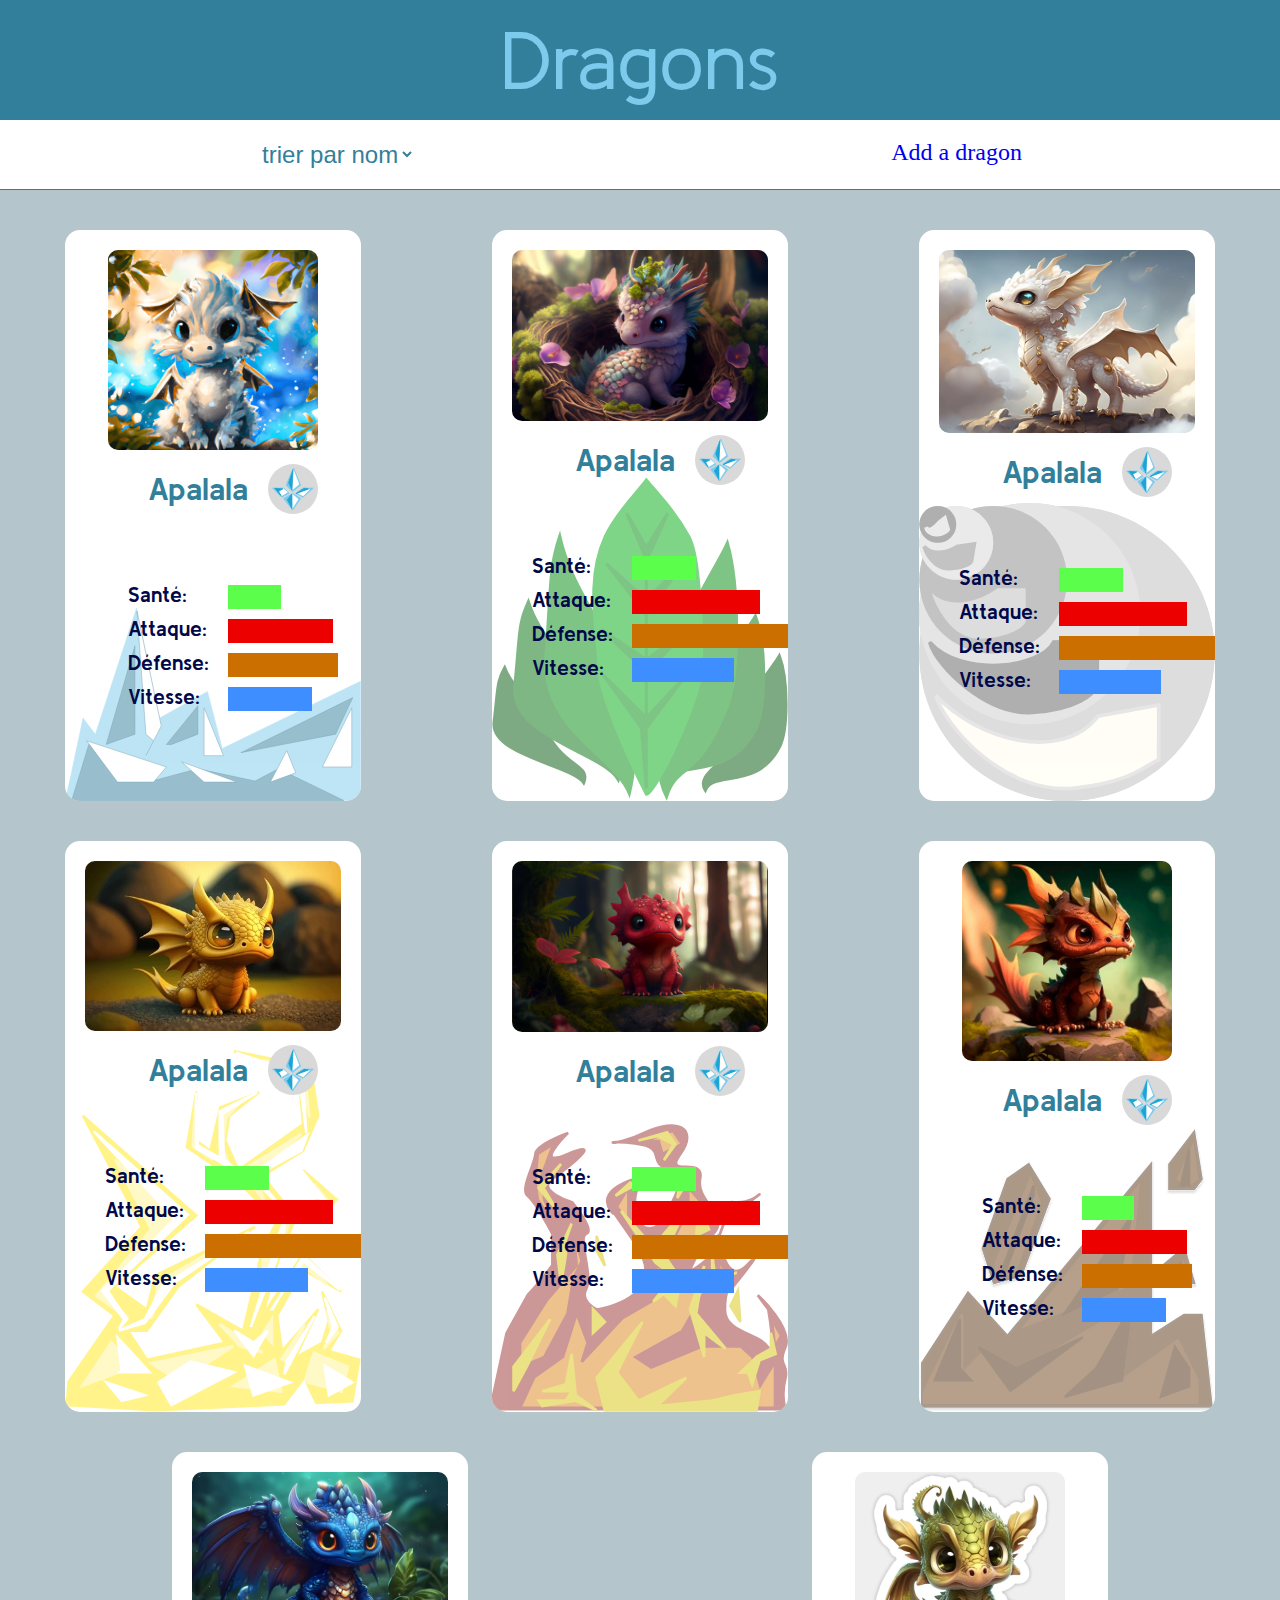
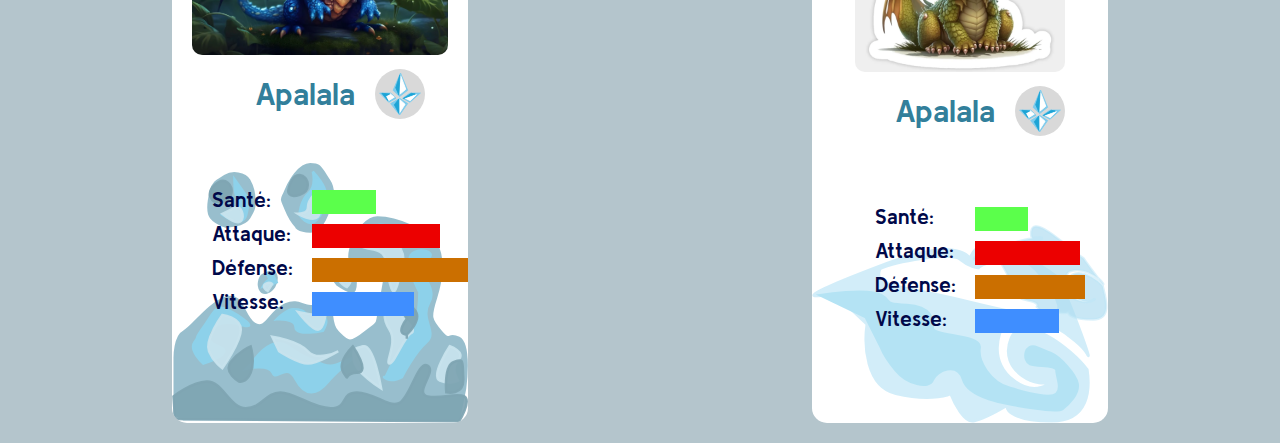
<file: index.html>
<!DOCTYPE html>
<html lang="en">

<head>
    <meta charset="UTF-8">
    <meta http-equiv="X-UA-Compatible" content="IE=edge">
    <meta name="viewport" content="width=device-width, initial-scale=1.0">
    <meta name="description" content="magnifique site de toute beauté avec des dragons ">
    <title>site de dragon</title>
    <link rel="icon" type="image/svg" href="assets/img/badge-glace.svg" />
    <link rel="stylesheet" href="assets/css/reset.css">
    <link rel="stylesheet" href="assets/css/style.css">
</head>

<body>
    <header>
        <h1>Dragons</h1>
    </header>
    <div class="sous-header">
        <select name="trier" id="trier">
            <option value="nom">trier par nom</option>
            <option value="type">trier par type</option>
        </select>
        <a href="form.html">Add a dragon</a>
    </div>
    <section>
        <article class="dragon">
            <a href="desc.html">
                <img class="pp" src="assets/img/dragon-glace.png" alt="image dragon de glace">
                <div>
                    <h2>Apalala</h2>
                    <img src="assets/img/badge-glace.svg" alt="icone glace">
                </div>
                <article class="stats">
                    <aside>
                        <p>Santé:</p>
                        <div class="progress pv"></div>
                    </aside>
                    <aside>
                        <p>Attaque:</p>
                        <div class="progress atk"></div>
                    </aside>
                    <aside>
                        <p>Défense:</p>
                        <div class="progress def"></div>
                    </aside>
                    <aside>
                        <p>Vitesse:</p>
                        <div class="progress spd"></div>
                    </aside>
                </article>
                <figure>
                    <img src="assets/img/vecteur-glace.svg" alt="montagne glace">
                </figure>
            </a>
        </article>

        <article class="dragon">
            <a href="#">
                <img class="pp" src="assets/img/dragon-plante.jpg" alt="image dragon de plante">
                <div>
                    <h2>Apalala</h2>
                    <img src="assets/img/badge-glace.svg" alt="icone glace">
                </div>
                <article class="stats">
                    <aside>
                        <p>Santé:</p>
                        <div class="progress pv"></div>
                    </aside>
                    <aside>
                        <p>Attaque:</p>
                        <div class="progress atk"></div>
                    </aside>
                    <aside>
                        <p>Défense:</p>
                        <div class="progress def"></div>
                    </aside>
                    <aside>
                        <p>Vitesse:</p>
                        <div class="progress spd"></div>
                    </aside>
                </article>
                <figure>
                    <img src="assets/img/vecteur-plante.svg" alt="feuilles plante">
                </figure>
            </a>
        </article>
        <article class="dragon">
            <a href="#">
                <img class="pp" src="assets/img/dragon-neutre.webp" alt="image dragon neutre">
                <div>
                    <h2>Apalala</h2>
                    <img src="assets/img/badge-glace.svg" alt="icone glace">
                </div>
                <article class="stats">
                    <aside>
                        <p>Santé:</p>
                        <div class="progress pv"></div>
                    </aside>
                    <aside>
                        <p>Attaque:</p>
                        <div class="progress atk"></div>
                    </aside>
                    <aside>
                        <p>Défense:</p>
                        <div class="progress def"></div>
                    </aside>
                    <aside>
                        <p>Vitesse:</p>
                        <div class="progress spd"></div>
                    </aside>

                </article>
                <figure>
                    <img src="assets/img/vecteur-neutre.svg" alt="ronds gris qui se superposent">
                </figure>
            </a>
        </article>
        <article class="dragon">
            <a href="#">
                <img class="pp" src="assets/img/dragon-electrique.jpg" alt="image dragon neutre">
                <div>
                    <h2>Apalala</h2>
                    <img src="assets/img/badge-glace.svg" alt="icone glace">
                </div>
                <article class="stats">
                    <aside>
                        <p>Santé:</p>
                        <div class="progress pv"></div>
                    </aside>
                    <aside>
                        <p>Attaque:</p>
                        <div class="progress atk"></div>
                    </aside>
                    <aside>
                        <p>Défense:</p>
                        <div class="progress def"></div>
                    </aside>
                    <aside>
                        <p>Vitesse:</p>
                        <div class="progress spd"></div>
                    </aside>
                </article>
                <figure>
                    <img src="assets/img/vecteur-electrique.svg" alt="ronds gris qui se superposent">
                </figure>
            </a>
        </article>
        <article class="dragon">
            <a href="#">
                <img class="pp" src="assets/img/dragon-feu.jpg" alt="image dragon neutre">
                <div>
                    <h2>Apalala</h2>
                    <img src="assets/img/badge-glace.svg" alt="icone glace">
                </div>
                <article class="stats">
                    <aside>
                        <p>Santé:</p>
                        <div class="progress pv"></div>
                    </aside>
                    <aside>
                        <p>Attaque:</p>
                        <div class="progress atk"></div>
                    </aside>
                    <aside>
                        <p>Défense:</p>
                        <div class="progress def"></div>
                    </aside>
                    <aside>
                        <p>Vitesse:</p>
                        <div class="progress spd"></div>
                    </aside>
                </article>
                <figure>
                    <img src="assets/img/vecteur-feu.svg" alt="ronds gris qui se superposent">
                </figure>
            </a>
        </article>
        <article class="dragon">
            <a href="#">
                <img class="pp" src="assets/img/dragon-roche.webp" alt="image dragon neutre">
                <div>
                    <h2>Apalala</h2>
                    <img src="assets/img/badge-glace.svg" alt="icone glace">
                </div>
                <article class="stats">
                    <aside>
                        <p>Santé:</p>
                        <div class="progress pv"></div>
                    </aside>
                    <aside>
                        <p>Attaque:</p>
                        <div class="progress atk"></div>
                    </aside>
                    <aside>
                        <p>Défense:</p>
                        <div class="progress def"></div>
                    </aside>
                    <aside>
                        <p>Vitesse:</p>
                        <div class="progress spd"></div>
                    </aside>
                </article>
                <figure>
                    <img src="assets/img/vecteur-roche.svg" alt="ronds gris qui se superposent">
                </figure>
            </a>
        </article>
        <article class="dragon">
            <a href="#">
                <img class="pp" src="assets/img/dragon-eau.webp" alt="image dragon neutre">
                <div>
                    <h2>Apalala</h2>
                    <img src="assets/img/badge-glace.svg" alt="icone glace">
                </div>
                <article class="stats">
                    <aside>
                        <p>Santé:</p>
                        <div class="progress pv"></div>
                    </aside>
                    <aside>
                        <p>Attaque:</p>
                        <div class="progress atk"></div>
                    </aside>
                    <aside>
                        <p>Défense:</p>
                        <div class="progress def"></div>
                    </aside>
                    <aside>
                        <p>Vitesse:</p>
                        <div class="progress spd"></div>
                    </aside>
                </article>
                <figure>
                    <img src="assets/img/vecteur-eau.svg" alt="ronds gris qui se superposent">
                </figure>
            </a>
        </article>
        <article class="dragon">
            <a href="#">
                <img class="pp" src="assets/img/dragon-vent.webp" alt="image dragon neutre">
                <div>
                    <h2>Apalala</h2>
                    <img src="assets/img/badge-glace.svg" alt="icone glace">
                </div>
                <article class="stats">
                    <aside>
                        <p>Santé:</p>
                        <div class="progress pv"></div>
                    </aside>
                    <aside>
                        <p>Attaque:</p>
                        <div class="progress atk"></div>
                    </aside>
                    <aside>
                        <p>Défense:</p>
                        <div class="progress def"></div>
                    </aside>
                    <aside>
                        <p>Vitesse:</p>
                        <div class="progress spd"></div>
                    </aside>
                </article>
                <figure>
                    <img src="assets/img/vecteur-vent.svg" alt="ronds gris qui se superposent">
                </figure>
            </a>
        </article>
</body>

</html>
</file>
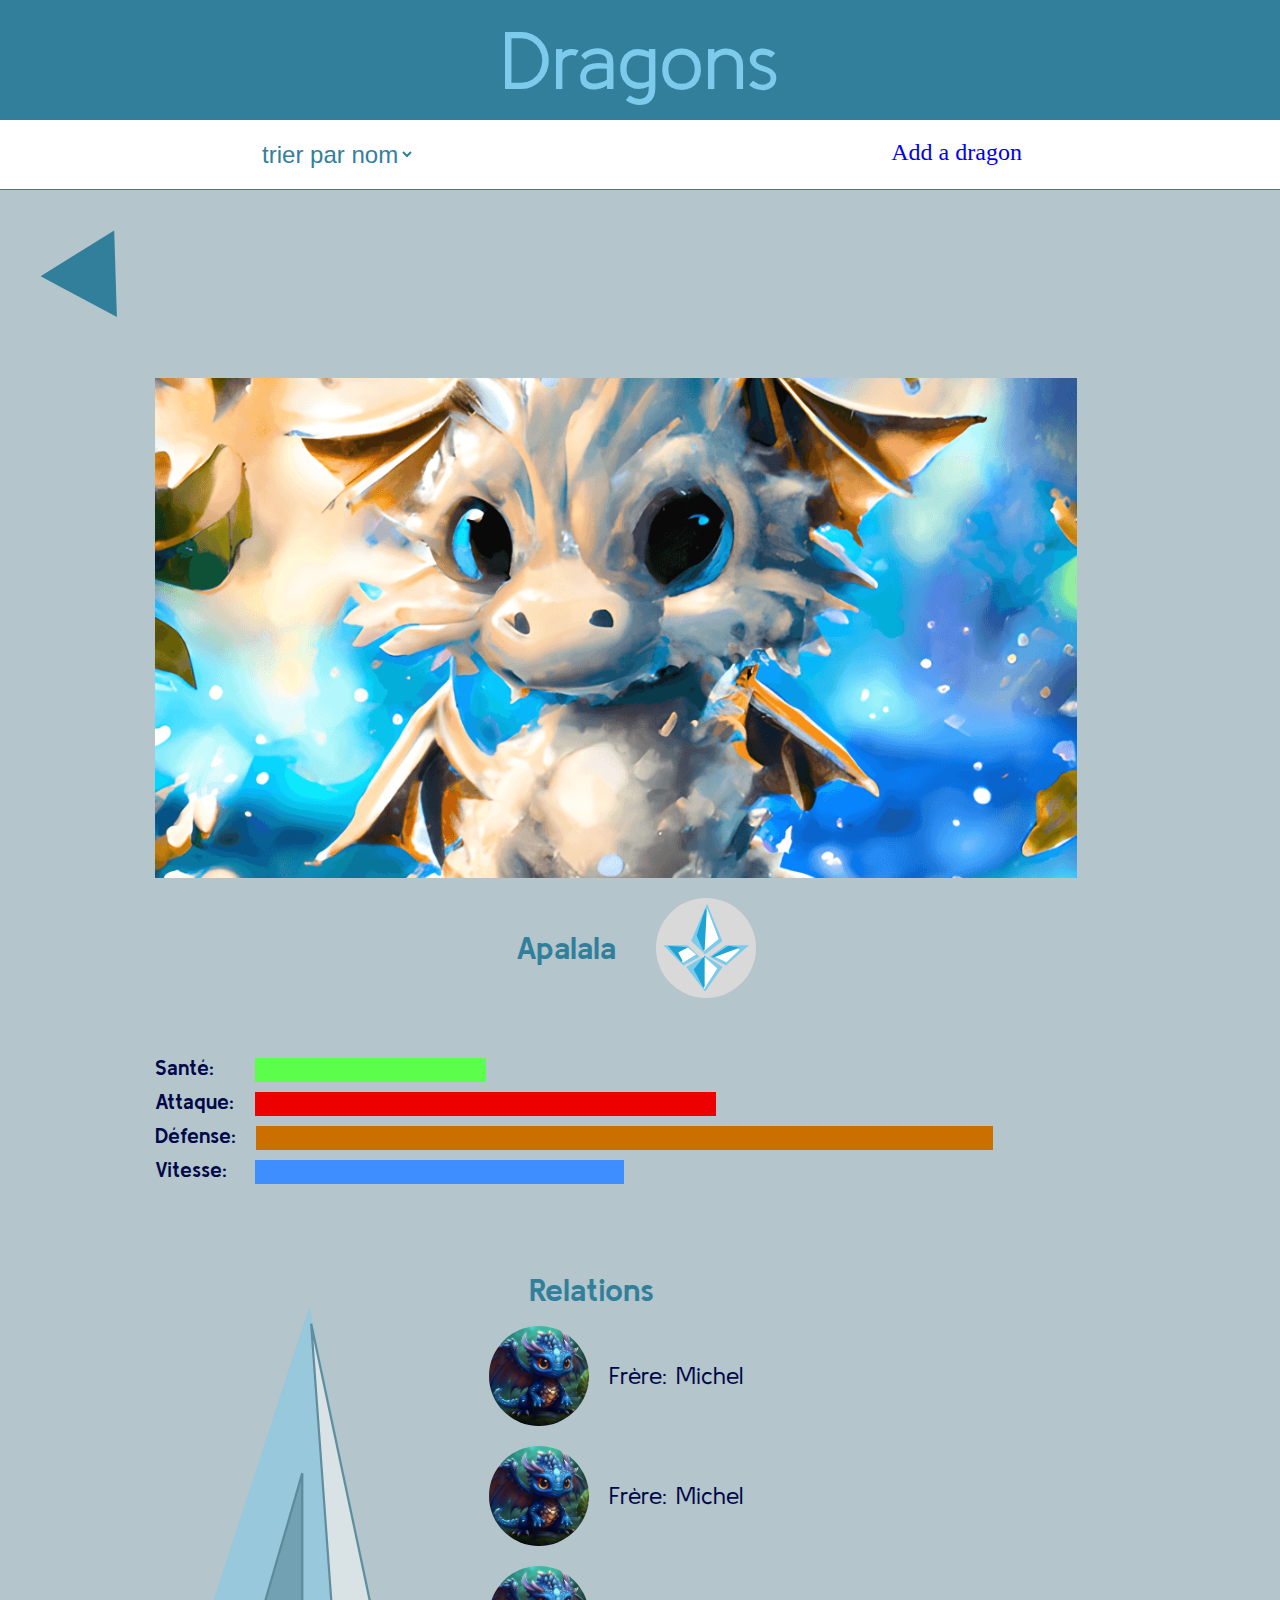
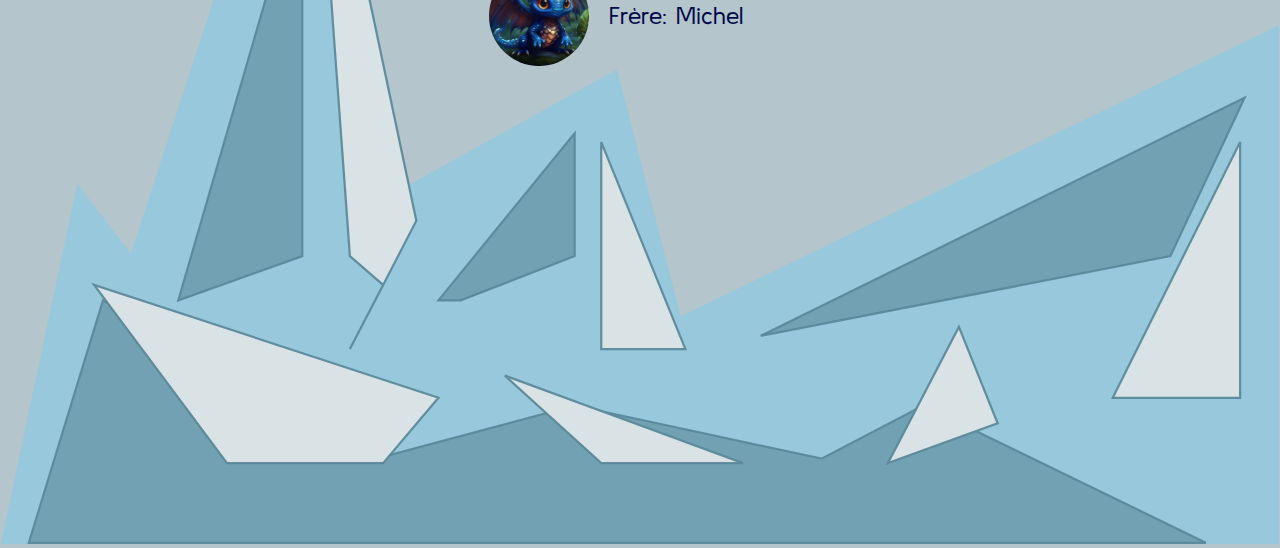
<file: desc.html>
<!DOCTYPE html>
<html lang="en">

<head>
    <meta charset="UTF-8">
    <meta http-equiv="X-UA-Compatible" content="IE=edge">
    <meta name="viewport" content="width=device-width, initial-scale=1.0">
    <meta name="description" content="magnifique site de toute beauté avec des dragons ">
    <title>site de dragon</title>
    <link rel="icon" type="image/svg" href="assets/img/badge-glace.svg" />
    <link rel="stylesheet" href="assets/css/reset.css">
    <link rel="stylesheet" href="assets/css/style.css">
</head>

<body>
    <header>
        <h1>Dragons</h1>
    </header>
    <div class="sous-header">
        <select name="trier" id="trier">
            <option value="nom">trier par nom</option>
            <option value="type">trier par type</option>
        </select>
        <a href="form.html">Add a dragon</a>
    </div>
    <a href="index.html" class="arrow"><img src="assets/img/arrow.svg" alt="flèche retour a la page d'accueil" ></a>
    <article class="desc">
        <img class="desc-img" src="assets/img/dragon-glace.png" alt="photo de dragon de glace">
        <div class="name">
            <h2>Apalala</h2>
            <img src="assets/img/badge-glace.svg" alt="icone glace">
        </div>
        <article class="stats stats-desc">
            <aside>
                <p>Santé:</p>
                <div class="progress pv"></div>
            </aside>
            <aside>
                <p>Attaque:</p>
                <div class="progress atk"></div>
            </aside>
            <aside>
                <p>Défense:</p>
                <div class="progress def"></div>
            </aside>
            <aside>
                <p>Vitesse:</p>
                <div class="progress spd"></div>
            </aside>
        </article>
        <aside class="relation">
            <h2>Relations</h2>
            <ul>
                <a href="#"><li><img src="assets/img/dragon-eau.webp"/><p>Frère: Michel </p></li></a>
                <a href="#"><li><img src="assets/img/dragon-eau.webp"/><p>Frère: Michel </p></li></a>
                <a href="#"><li><img src="assets/img/dragon-eau.webp"/><p>Frère: Michel </p></li></a>
            </ul>
        </aside>
    </article>
    <figure class="fond">
        <img src="assets/img/vecteur-glace.svg" alt="montagne glace">
    </figure>
</body>

</html>
</file>
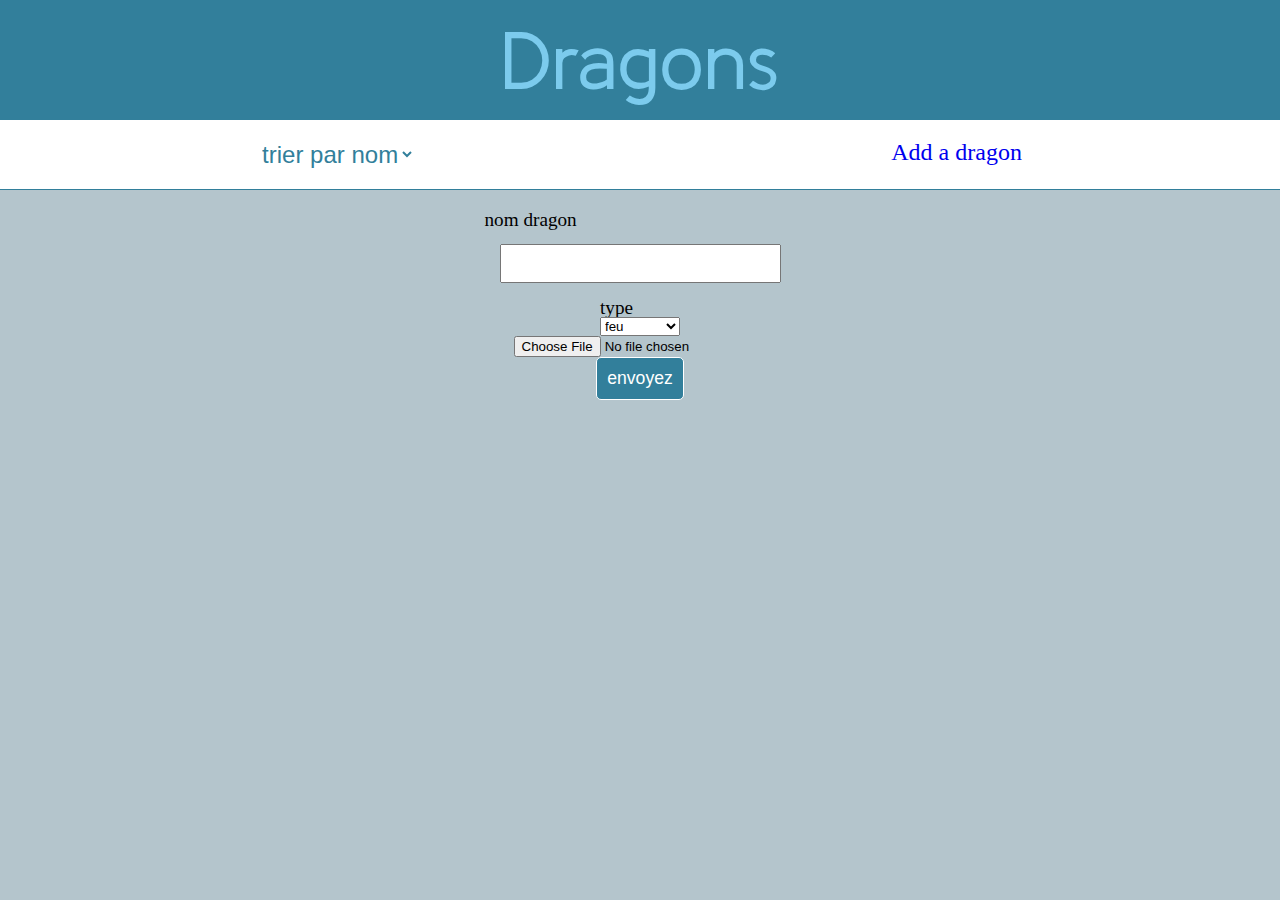
<file: form.html>
<!DOCTYPE html>
<html lang="en">

<head>
    <meta charset="UTF-8">
    <meta http-equiv="X-UA-Compatible" content="IE=edge">
    <meta name="viewport" content="width=device-width, initial-scale=1.0">
    <meta name="description" content="magnifique site de toute beauté ">
    <title>Le plus beau site du monde</title>
    <link rel="stylesheet" href="assets/css/reset.css">
    <link rel="stylesheet" href="assets/css/style.css">
</head>

<body>
       <header>
        <h1>Dragons</h1>
    </header>
    <div class="sous-header">
        <select name="trier" id="trier">
            <option value="nom">trier par nom</option>
            <option value="type">trier par type</option>
        </select>
        <a href="form.html">Add a dragon</a>
    </div>
    <form action="" method="post">

        <div>
            <label for="name_users">nom dragon</label>
            <input type="text" size="30" id="name" name="name">
        </div>
        <div>
            <label for="type">type</label>
            <select name="type" id="type">
                <option value="feu">feu</option>
                <option value="vent">vent</option>
                <option value="eau">eau</option>
                <option value="electrique">electrique</option>
                <option value="roche">roche</option>
                <option value="plante">plante</option>
                <option value="neutre">neutre</option>
            </select>
        </div>
        <input type="file" name="img" id="img">
        <input type="submit" value="envoyez" id="valider" name="valider">
    </form>
</body>

</html>
</file>
<file: assets/css/style.css>
@import url('https://fonts.googleapis.com/css2?family=Kulim+Park:wght@300;700&family=Roboto:wght@400;700&display=swap');

:root {
    --light-blue: #B4C5CC;
    --blue-head: #327F9B;
    --blue-title: #7CCBED;
    --dark-blue: #000849;
    --pv: #5bff4b;
    --atk: #ec0000;
    --def: #cb6f00;
    --spd: #3f8eff;

}
a{
    text-decoration: none;
}
h1,
h2,
p,
h3,
button {
    font-family: 'Kulim Park', sans-serif;
}

body {
    background-color: var(--light-blue);
    overflow-x: hidden;
}

header {
    position: relative;
    top: 0;
    background-color: var(--blue-head);
    padding: 20px;
}

.sous-header {
    display: flex;
    justify-content: space-around;
    font-size: 1.5rem;
    color: var(--blue-head);
    border-bottom: 1px solid var(--blue-head);
    padding: 20px;
    background-color: #fff;
}

.sous-header select,
.sous-header option {
    background-color: transparent;
    border: none;
    color: var(--blue-head);
    font-size: 1.5rem;
}

.sous-header a {
    text-decoration: none;
}

.sous-header a:hover {
    font-size: 2rem;
    transition: 1s ease-in-out;

}

h1 {
    font-size: 5rem;
    text-align: center;
    color: var(--blue-title);
}

h2 {
    font-size: 2rem;
    font-weight: 800;
    margin: 20px 20px;
    margin-left: 40px;
    color: var(--blue-head);
}

section {
    margin-top: 20px;
    display: flex;
    flex-wrap: wrap;
    justify-content: space-around;
}

article {
    display: flex;
    flex-direction: column;
    align-items: center;
    border-radius: 15px;
    padding: 20px;
    margin: 20px;
    width: 20%;
    position: relative;
    overflow: hidden;
}

.dragon {
    background-color: #fff;
}

.dragon a {
    text-decoration: none;
}

.dragon:hover {
    transform: scale(1.1);
    transition: 1s ease-in-out;
}

article div {
    display: flex;
    justify-content: center;
    align-items: center;
    position: relative;
    z-index: 1;
}

figure img {
    width: 100%;
    position: absolute;
    bottom: 0px;
    left: 0;
    opacity: 50%;
    max-height: 100%;
}

article div img {
    width: 50px;
}

.pp {
    width: 100%;
    border-radius: 10px;
    max-height: 200px;
    object-fit: cover;
    z-index: 10;
}

.stats {
    display: flex;
    flex-direction: column;
    color: var(--dark-blue);
    font-size: 1.3rem;
    font-weight: 800;
    width: 100%;
    z-index: 1;
    padding: 50px 10px 50px 10px;
    margin: 10px;
    border-radius: 10px;
}

.stats aside {
    margin-bottom: 10px;
    display: flex;
    width: 100%;
}

.stats aside p {
    min-width: 80px;
}

.progress {
    height: 24px;
    margin-left: 20px;
}

.pv {
    background-color: var(--pv);
    width: 25% !important;
}

.atk {
    background-color: var(--atk);
    width: 50% !important;
}

.def {
    background-color: var(--def);
    width: 80% !important;
}

.spd {
    background-color: var(--spd);
    width: 40% !important;
}

@media only screen and (max-width: 1200px) {
    article {
        width: 40%;
    }
}

@media only screen and (max-width: 700px) {
    article {
        width: 100%;
    }
}

/* ------------------------DESC-------------------- */
/* ------------------------DESC-------------------- */
/* ------------------------DESC-------------------- */
.arrow{
    display: flex;
    justify-content: flex-start;
    margin: 40px;
}
.arrow img:hover{
    transform: rotate(1turn);
    transition: 1s ease-in-out;
}
.desc-img {
    width: 80%;
    max-height: 500px;
    object-fit: cover;
}

.desc {
    width: 90%;
    display: flex;
    flex-direction: column;
    justify-content: center;
    align-items: center;
}

.name img {
    width: 100px;
    margin-left: 20px;
}

.name {
    margin-top: 20px;
    font-size: 2rem;
}

.stats-desc {
    width: 80% !important;
}

aside ul li img {
    width: 100px;
    height: 100px;
    object-fit: cover;
    border-radius: 50%;
}
aside ul li{
    display: flex;
    justify-content: center;
    align-items: center;
    margin-top: 20px;
}

aside ul li p{
    color: var(--dark-blue);
    font-size: 1.5rem;
    margin-left: 20px;
}
.relation{
    position: relative;
    z-index: 1;
}
.fond img{
    width: 100%;
    height: 100%;
    position: static;
    margin-top: -400px;
}

form {
    display: flex;
    flex-direction: column;
    margin: 20px;
    align-items: center;
}

form div {
    display: flex;
    flex-direction: column;
}

form div input {
    margin: 15px 15px;
    padding: 10px;
}

form div label {
    font-size: 1.2rem;
}

#valider {
    padding: 10px;
    background-color: var(--blue-head);
    color: #ffff;
    font-size: 1.1rem;
    border: 1px solid #fff;
    border-radius: 5px;
    cursor: pointer;
}

#valider:hover {
    background-color: #fff;
    color: var(--blue-head);
    border: 1px solid var(--blue-head);
    transition: 1s;
}
</file>
